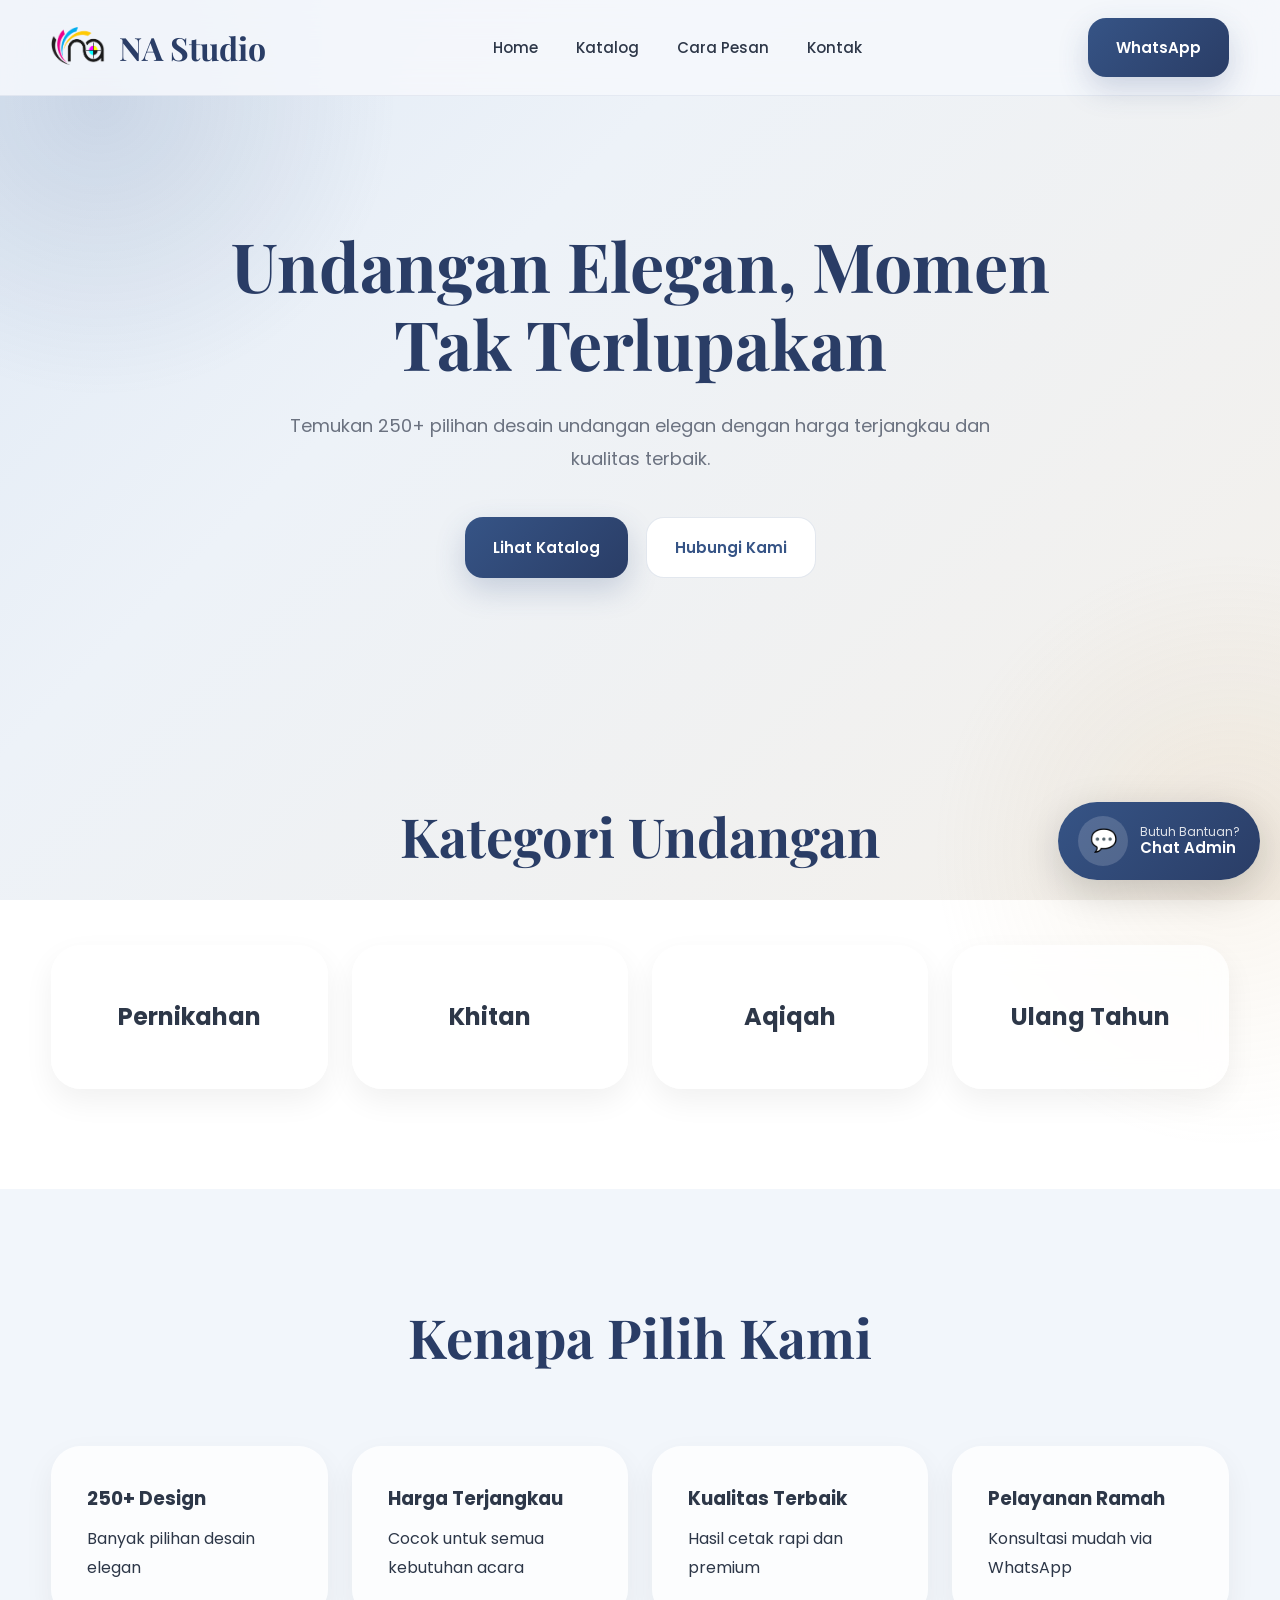
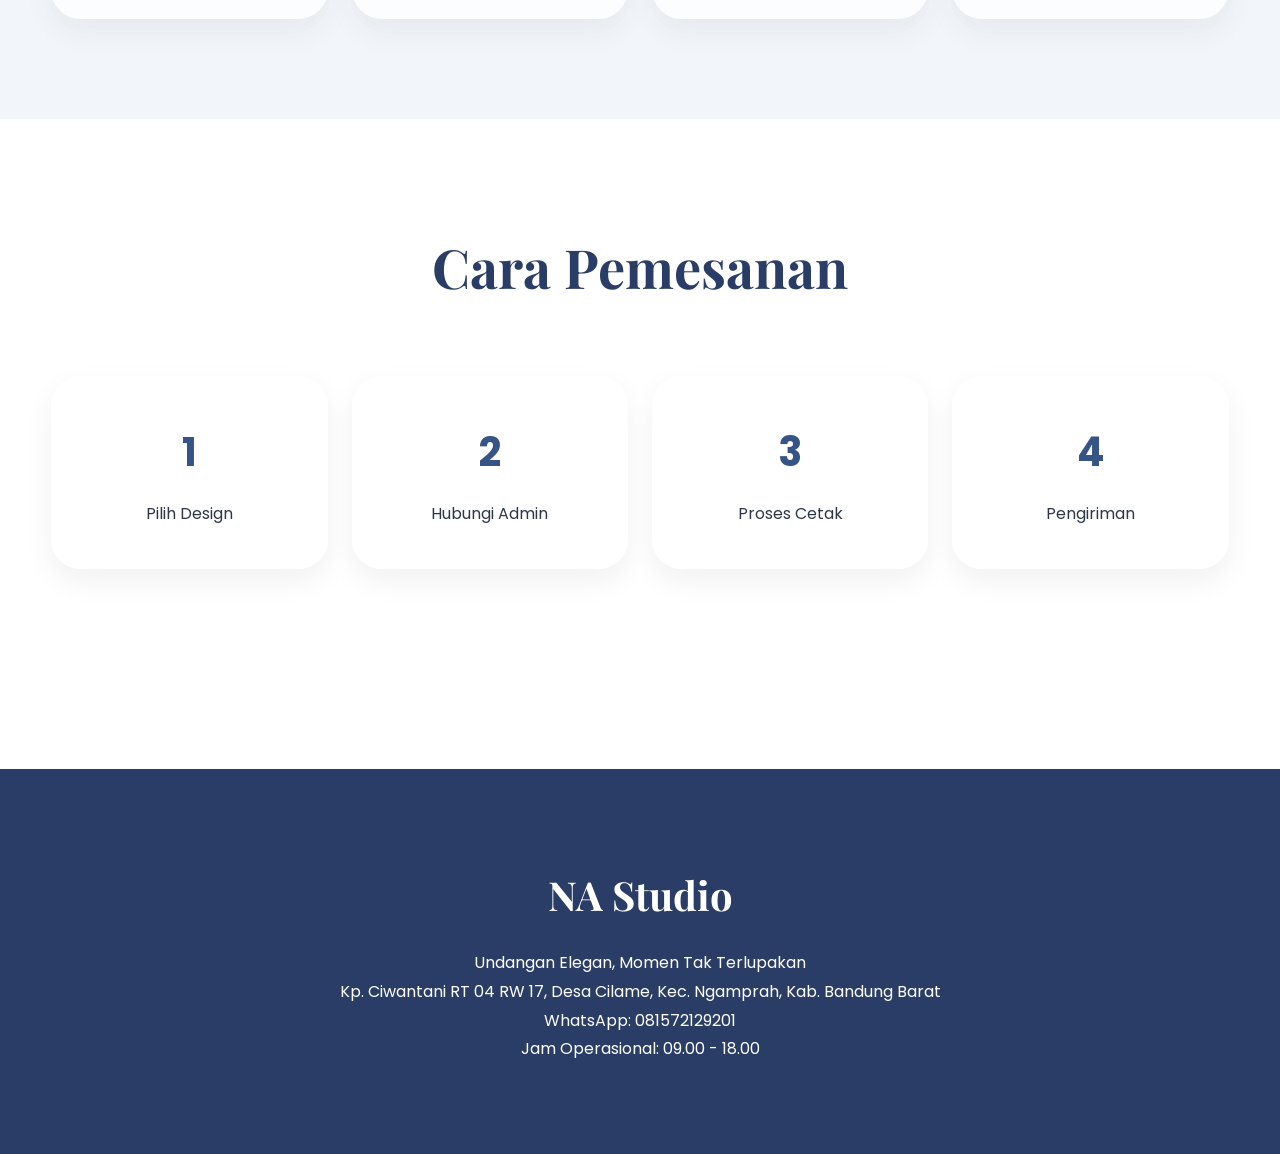
<file: index.html>
<!DOCTYPE html>
<html lang="id">
<head>
    <link rel="preconnect"
    href="https://fonts.googleapis.com">

    <link rel="preconnect"
    href="https://fonts.gstatic.com"
    crossorigin>

    <link href=
    "https://fonts.googleapis.com/css2?family=Playfair+Display:wght@500;600;700&family=Poppins:wght@300;400;500;600&display=swap"
    rel="stylesheet">
    <meta charset="UTF-8">
    <meta name="viewport"
    content="width=device-width, initial-scale=1.0">
    <link
    rel="icon"
    type="image/png"
    href="assets/logo/favicon.png">

    <title>NA Studio</title>

    <link rel="stylesheet"
    href="css/style.css">
    
</head>

<body>

<header class="header">

    <div class="container nav">

        <div class="logo">

            <a
            href="index.html"
            class="logo">

            <img
            src="assets/logo/logo.png"
            alt="NA Studio Logo">

            <span>
            NA Studio
            </span>

            </a>

        </div>

        <nav>
            <a href="index.html">
                Home
            </a>

            <a href="katalog.html">
                Katalog
            </a>

            <a href="#cara-pesan">
                Cara Pesan
            </a>

            <a href="#kontak">
                Kontak
            </a>
        </nav>

        <a class="wa-button"
        href="https://wa.me/6281572129201"
        target="_blank">

        WhatsApp

        </a>

    </div>

</header>



<!-- HERO -->

<section class="hero">

    <div class="hero-content">

        <h1>
            Undangan Elegan,
            Momen Tak Terlupakan
        </h1>

        <p>
            Temukan 250+ pilihan
            desain undangan elegan
            dengan harga terjangkau
            dan kualitas terbaik.
        </p>

        <div class="hero-buttons">

            <a href="katalog.html"
            class="btn-primary">

            Lihat Katalog

            </a>

            <a href="https://wa.me/6281572129201"
            target="_blank"
            class="btn-secondary">

            Hubungi Kami

            </a>

        </div>

    </div>

</section>



<!-- KATEGORI -->

<section class="section">

    <div class="container">

        <h2 class="section-title">
            Kategori Undangan
        </h2>

        <div class="category-grid">

            <div class="category-card">
                <h3>Pernikahan</h3>
            </div>

            <div class="category-card">
                <h3>Khitan</h3>
            </div>

            <div class="category-card">
                <h3>Aqiqah</h3>
            </div>

            <div class="category-card">
                <h3>Ulang Tahun</h3>
            </div>

        </div>

    </div>

</section>



<!-- KEUNGGULAN -->

<section class="section gray-bg">

    <div class="container">

        <h2 class="section-title">
            Kenapa Pilih Kami
        </h2>

        <div class="why-grid">

            <div class="why-card">
                <h3>250+ Design</h3>
                <p>
                Banyak pilihan desain
                elegan
                </p>
            </div>

            <div class="why-card">
                <h3>Harga Terjangkau</h3>
                <p>
                Cocok untuk semua
                kebutuhan acara
                </p>
            </div>

            <div class="why-card">
                <h3>Kualitas Terbaik</h3>
                <p>
                Hasil cetak rapi
                dan premium
                </p>
            </div>

            <div class="why-card">
                <h3>Pelayanan Ramah</h3>
                <p>
                Konsultasi mudah
                via WhatsApp
                </p>
            </div>

        </div>

    </div>

</section>



<!-- CARA PESAN -->

<section
id="cara-pesan"
class="section">

    <div class="container">

        <h2 class="section-title">
            Cara Pemesanan
        </h2>

        <div class="steps">

            <div class="step">
                <h3>1</h3>
                <p>Pilih Design</p>
            </div>

            <div class="step">
                <h3>2</h3>
                <p>Hubungi Admin</p>
            </div>

            <div class="step">
                <h3>3</h3>
                <p>Proses Cetak</p>
            </div>

            <div class="step">
                <h3>4</h3>
                <p>Pengiriman</p>
            </div>

        </div>

    </div>

</section>



<!-- FOOTER -->

<footer
id="kontak"
class="footer">

    <h2>NA Studio</h2>

    <p>
    Undangan Elegan,
    Momen Tak Terlupakan
    </p>

    <p>
    Kp. Ciwantani RT 04 RW 17,
    Desa Cilame,
    Kec. Ngamprah,
    Kab. Bandung Barat
    </p>

    <p>
    WhatsApp:
    081572129201
    </p>

    <p>
    Jam Operasional:
    09.00 - 18.00
    </p>

</footer>
<!-- FLOATING WHATSAPP -->

<a
target="_blank"
class="floating-wa"
href="https://wa.me/6281572129201?text=
Halo NA Studio,

Saya ingin konsultasi mengenai undangan.

Bisa dibantu?">

<div class="wa-icon">
&#128172;
</div>

<div class="wa-text">

<span>
Butuh Bantuan?
</span>

<p>
Chat Admin
</p>

</div>

</a>
</body>
</html>
</file>
<file: css/style.css>
/* ==========================
NA STUDIO
SOFT LUXURY MINIMALIST
FINAL CLEAN BUILD
========================== */

:root{

--primary:#365486;
--primary-dark:#2A3D66;
--accent:#D4B483;

--bg:#F8F6F2;
--white:#ffffff;
--soft:#EEF2F7;

--text:#2D3748;
--muted:#6B7280;

--shadow:
0 12px 30px
rgba(0,0,0,.06);

--shadow-hover:
0 20px 50px
rgba(0,0,0,.10);

--radius:28px;
}

*{
margin:0;
padding:0;
box-sizing:border-box;
}

html{
scroll-behavior:smooth;
}

body{
font-family:
'Poppins',
sans-serif;

background:
linear-gradient(
135deg,
#dfe9f5 0%,
#edf2f8 35%,
#f4f0ea 100%
);

background-attachment:
fixed;

color:
var(--text);

line-height:1.8;

overflow-x:hidden;

min-height:100vh;
}

/* ===================
CONTAINER
=================== */

.container{
width:92%;
max-width:1280px;
margin:auto;
}


/* ===================
HEADER
=================== */

.header{

position:sticky;
top:0;
z-index:999;

background:
rgba(245,248,252,.88);

backdrop-filter:
blur(16px);

border-bottom:
1px solid
rgba(54,84,134,.08);
}

.nav{

display:flex;
align-items:center;
justify-content:
space-between;

padding:
18px 0;
}

.logo{

display:flex;
align-items:center;
gap:14px;

text-decoration:none;

cursor:pointer;
}

.logo img{
width:54px;
}

.logo span{

font-family:
'Playfair Display',
serif;

font-size:32px;
font-weight:700;

color:
var(--primary-dark);
}

nav{
display:flex;
gap:38px;
}

nav a{

text-decoration:none;

font-size:15px;
font-weight:500;

color:
var(--text);

position:relative;
transition:.3s;
}

nav a:hover{
color:
var(--primary);
}

nav a::after{

content:"";
position:absolute;

bottom:-8px;
left:0;

width:0;
height:2px;

background:
var(--accent);

transition:.3s;
}

nav a:hover::after{
width:100%;
}


/* ===================
BUTTON
=================== */

.wa-button,
.btn-primary,
.btn-secondary,
.btn-detail,
.detail-button,
.load-more-btn{

display:inline-flex;
justify-content:center;
align-items:center;

text-decoration:none;

padding:
16px 28px;

border:none;
outline:none;

cursor:pointer;

border-radius:
18px;

font-size:15px;
font-weight:600;

transition:.3s;
}

.wa-button,
.btn-primary,
.btn-detail,
.detail-button,
.load-more-btn{

background:
linear-gradient(
135deg,
var(--primary),
var(--primary-dark)
);

color:white;

box-shadow:
0 12px 30px
rgba(53,84,134,.22);
}

.btn-secondary{

background:white;

border:
1px solid
rgba(53,84,134,.14);

color:
var(--primary);
}

.wa-button:hover,
.btn-primary:hover,
.btn-secondary:hover,
.btn-detail:hover,
.detail-button:hover,
.load-more-btn:hover{

transform:
translateY(-3px);
}


/* ===================
HERO
=================== */

.hero{
padding:
130px 20px
110px;

text-align:center;
}

.hero-content{
max-width:850px;
margin:auto;
}

.hero h1{

font-family:
'Playfair Display',
serif;

font-size:68px;

line-height:1.15;

font-weight:700;

color:
var(--primary-dark);

margin-bottom:28px;
}

.hero p{

font-size:18px;

color:
var(--muted);

max-width:720px;
margin:auto;

margin-bottom:42px;
}

.hero-buttons{

display:flex;
justify-content:center;
gap:18px;
}


/* ===================
SECTION
=================== */

.section{
padding:100px 0;
position:relative;
background:transparent;
}

.section-title{

font-family:
'Playfair Display',
serif;

font-size:54px;

font-weight:700;

text-align:center;

color:
var(--primary-dark);

margin-bottom:60px;
}


/* ===================
CATEGORY
=================== */

.category-grid{

display:grid;

grid-template-columns:
repeat(
4,
1fr
);

gap:24px;
}

.category-card{

background:
rgba(255,255,255,.72);
backdrop-filter:
blur(12px);

border-radius:
30px;

padding:
50px 20px;

text-align:center;

box-shadow:
var(--shadow);

transition:.35s;
}

.category-card:hover{

transform:
translateY(-8px);

box-shadow:
var(--shadow-hover);
}

.category-card h3{
font-size:24px;
}


/* ===================
WHY
=================== */

.gray-bg{

background:
rgba(
227,
236,
247,
0.45
);

backdrop-filter:
blur(10px);
}

.why-grid{

display:grid;

grid-template-columns:
repeat(4,1fr);

gap:24px;
}

.why-card{

background:
rgba(255,255,255,.82);

padding:36px;

border-radius:
30px;

box-shadow:
var(--shadow);
}

.why-card h3{
margin-bottom:10px;
}


/* ===================
STEPS
=================== */

.steps{

display:grid;

grid-template-columns:
repeat(4,1fr);

gap:24px;
}

.step{

background:
rgba(255,255,255,.82);

padding:40px;

text-align:center;

border-radius:
30px;

box-shadow:
var(--shadow);
}

.step h3{

font-size:40px;

color:
var(--primary);

margin-bottom:12px;
}


/* ===================
SEARCH
=================== */

.search-box{

width:100%;

background:white;

border:none;
outline:none;

padding:
22px 28px;

border-radius:
24px;

font-size:15px;

box-shadow:
var(--shadow);

margin-bottom:35px;
}

/* ===================
PRODUCT
=================== */

.product-grid{

display:grid;

grid-template-columns:
repeat(
auto-fit,
minmax(270px,1fr)
);

gap:28px;
}

.product-card{

background:
rgba(255,255,255,.82);

overflow:hidden;

border-radius:
32px;

box-shadow:
var(--shadow);

transition:.35s;
}

.product-card:hover{

transform:
translateY(-8px);

box-shadow:
var(--shadow-hover);
}

.product-card img{

width:100%;
height:340px;

object-fit:cover;
}

.product-card h3{

font-size:18px;
font-weight:600;

padding:
24px 24px 8px;
}

.product-card p{

padding:
0 24px;

font-size:14px;

color:
var(--muted);
}

.product-card span{

display:block;

padding:
16px 24px;

font-weight:700;

color:
var(--primary);
}

.btn-detail{
margin:24px;
}


/* ===================
LOAD MORE
=================== */

.load-more-container{

display:flex;
justify-content:center;

margin-top:50px;
}


/* ===================
DETAIL
=================== */

.detail-grid{

display:grid;

grid-template-columns:
1fr 1fr;

gap:70px;

align-items:start;
}

.detail-image{

width:100%;

border-radius:
34px;

box-shadow:
var(--shadow-hover);
}

.detail-info h1{

font-family:
'Playfair Display',
serif;

font-size:48px;

margin-bottom:16px;
}

.detail-category{

display:inline-block;

padding:
8px 18px;

background:
var(--soft);

border-radius:
999px;

margin-bottom:20px;
}

.detail-price{

font-size:30px;
font-weight:700;

color:
var(--primary);

margin-bottom:22px;
}

.detail-desc{

font-size:16px;

margin-bottom:34px;
}

.related-section{
margin-top:100px;
}


/* ===================
FOOTER
=================== */

.footer{

background:
var(--primary-dark);

color:white;

text-align:center;

padding:
90px 20px;

margin-top:100px;
}

.footer h2{

font-family:
'Playfair Display',
serif;

font-size:40px;

margin-bottom:18px;
}


/* ===================
HOVER PREVIEW
=================== */

.hover-preview{

position:fixed;
z-index:9999;

width:340px;

pointer-events:none;

opacity:0;
visibility:hidden;

transition:.2s;
}

.hover-preview img{

width:100%;

border-radius:
24px;

border:
8px solid white;

box-shadow:
0 20px 50px
rgba(0,0,0,.16);
}


/* ===================
MOBILE
=================== */

@media(max-width:768px){

nav{
display:none;
}

.hero h1{
font-size:42px;
}

.section-title{
font-size:38px;
}

.hero-buttons{
flex-direction:column;
}

.category-grid,
.why-grid,
.steps,
.detail-grid{

grid-template-columns:
1fr;
}

.product-card img{
height:280px;
}

.logo span{
font-size:24px;
}

}
/* LUXURY BACKGROUND */

body::before{

content:"";

position:fixed;

top:-200px;
left:-200px;

width:600px;
height:600px;

background:
radial-gradient(
circle,
rgba(54,84,134,.14),
transparent 70%
);

z-index:-1;
pointer-events:none;
}

body::after{

content:"";

position:fixed;

bottom:-250px;
right:-250px;

width:600px;
height:600px;

background:
radial-gradient(
circle,
rgba(212,180,131,.14),
transparent 70%
);

z-index:-1;
pointer-events:none;
}
/* ======================
FIX FLOATING WHATSAPP
====================== */

.floating-wa{

position:fixed !important;

right:20px !important;
bottom:20px !important;

z-index:999999 !important;

display:flex !important;
align-items:center !important;

gap:12px;

text-decoration:none !important;

background:
linear-gradient(
135deg,
#365486,
#2A3D66
) !important;

padding:
14px 20px !important;

border-radius:
999px !important;

box-shadow:
0 12px 40px
rgba(0,0,0,.18) !important;

width:auto !important;

max-width:280px !important;

transition:.3s ease !important;

animation:
waFloat 2.5s ease-in-out infinite;
}

.floating-wa:hover{

transform:
translateY(-4px);
}

.wa-icon{

width:50px;
height:50px;

border-radius:50%;

background:
rgba(255,255,255,.16);

display:flex;
justify-content:center;
align-items:center;

font-size:22px;
color:white;

flex-shrink:0;
}

.wa-text{

display:flex;
flex-direction:column;
}

.wa-text span{

font-size:12px;
color:white;
opacity:.85;
line-height:1.2;
}

.wa-text p{

font-size:15px;
font-weight:600;

color:white;

margin:0;
line-height:1.2;
}

@keyframes waFloat{

0%{
transform:
translateY(0);
}

50%{
transform:
translateY(-5px);
}

100%{
transform:
translateY(0);
}
}

/* MOBILE */

@media(max-width:768px){

.floating-wa{

right:14px !important;
bottom:14px !important;

padding:
12px 16px !important;

max-width:240px !important;
}

.wa-icon{

width:44px;
height:44px;

font-size:20px;
}

.wa-text span{
font-size:11px;
}

.wa-text p{
font-size:13px;
}
}
/* ===================
SEARCH + FILTER
=================== */

.search-filter-row{

display:flex;
align-items:center;

gap:12px;

margin-bottom:38px;
}

.search-box{

flex:1;

height:58px;

padding:
0 22px;

margin-bottom:0 !important;

font-size:14px;

border-radius:
18px;
}

.filter-wrapper{
position:relative;
flex-shrink:0;
}

.filter-toggle{

height:58px;

padding:
0 18px;

border:none;
outline:none;

cursor:pointer;

border-radius:
18px;

background:
rgba(255,255,255,.85);

backdrop-filter:
blur(10px);

box-shadow:
var(--shadow);

font-size:14px;
font-weight:600;

display:flex;
align-items:center;
justify-content:center;

white-space:nowrap;

min-width:110px;

transition:.25s;
}

.filter-toggle:hover{

transform:
translateY(-2px);
}

.filter-panel{

display:none;

position:absolute;

top:68px;
right:0;

width:290px;

background:
rgba(255,255,255,.96);

backdrop-filter:
blur(18px);

padding:22px;

border-radius:
24px;

box-shadow:
0 20px 50px
rgba(0,0,0,.12);

z-index:9999;
}

.filter-panel.show{
display:block;
}

.filter-group{
margin-bottom:20px;
}

.filter-group:last-child{
margin-bottom:0;
}

.filter-group h3{

font-size:14px;
font-weight:600;

margin-bottom:10px;
}

.filter-group select{

width:100%;

height:50px;

padding:
0 16px;

border:none;
outline:none;

border-radius:
16px;

background:
var(--bg);

font-size:14px;
}


/* MOBILE */

@media(max-width:768px){

.search-filter-row{

flex-direction:row;
align-items:center;
}

.search-box{
flex:1;
}

.filter-toggle{

min-width:95px;
padding:0 14px;
}

.filter-panel{

width:260px;
right:0;
}
}
</file>
